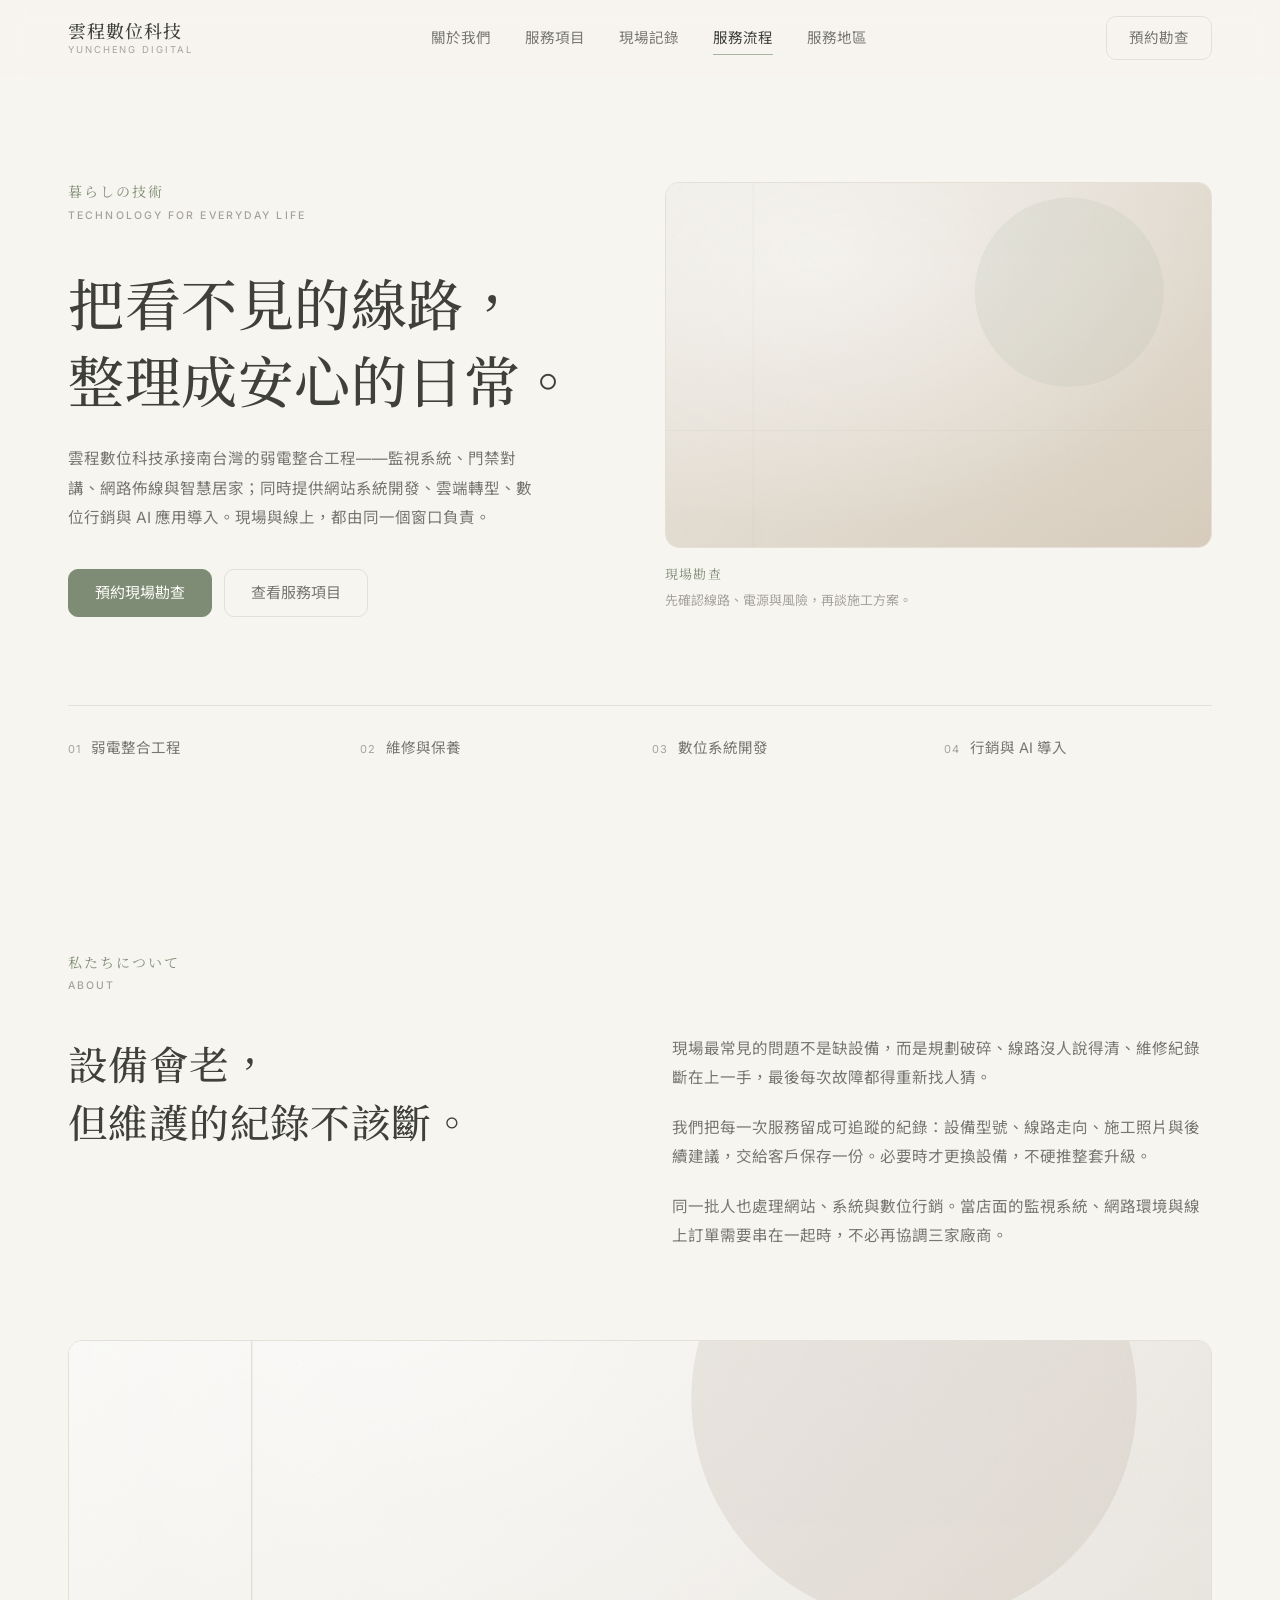
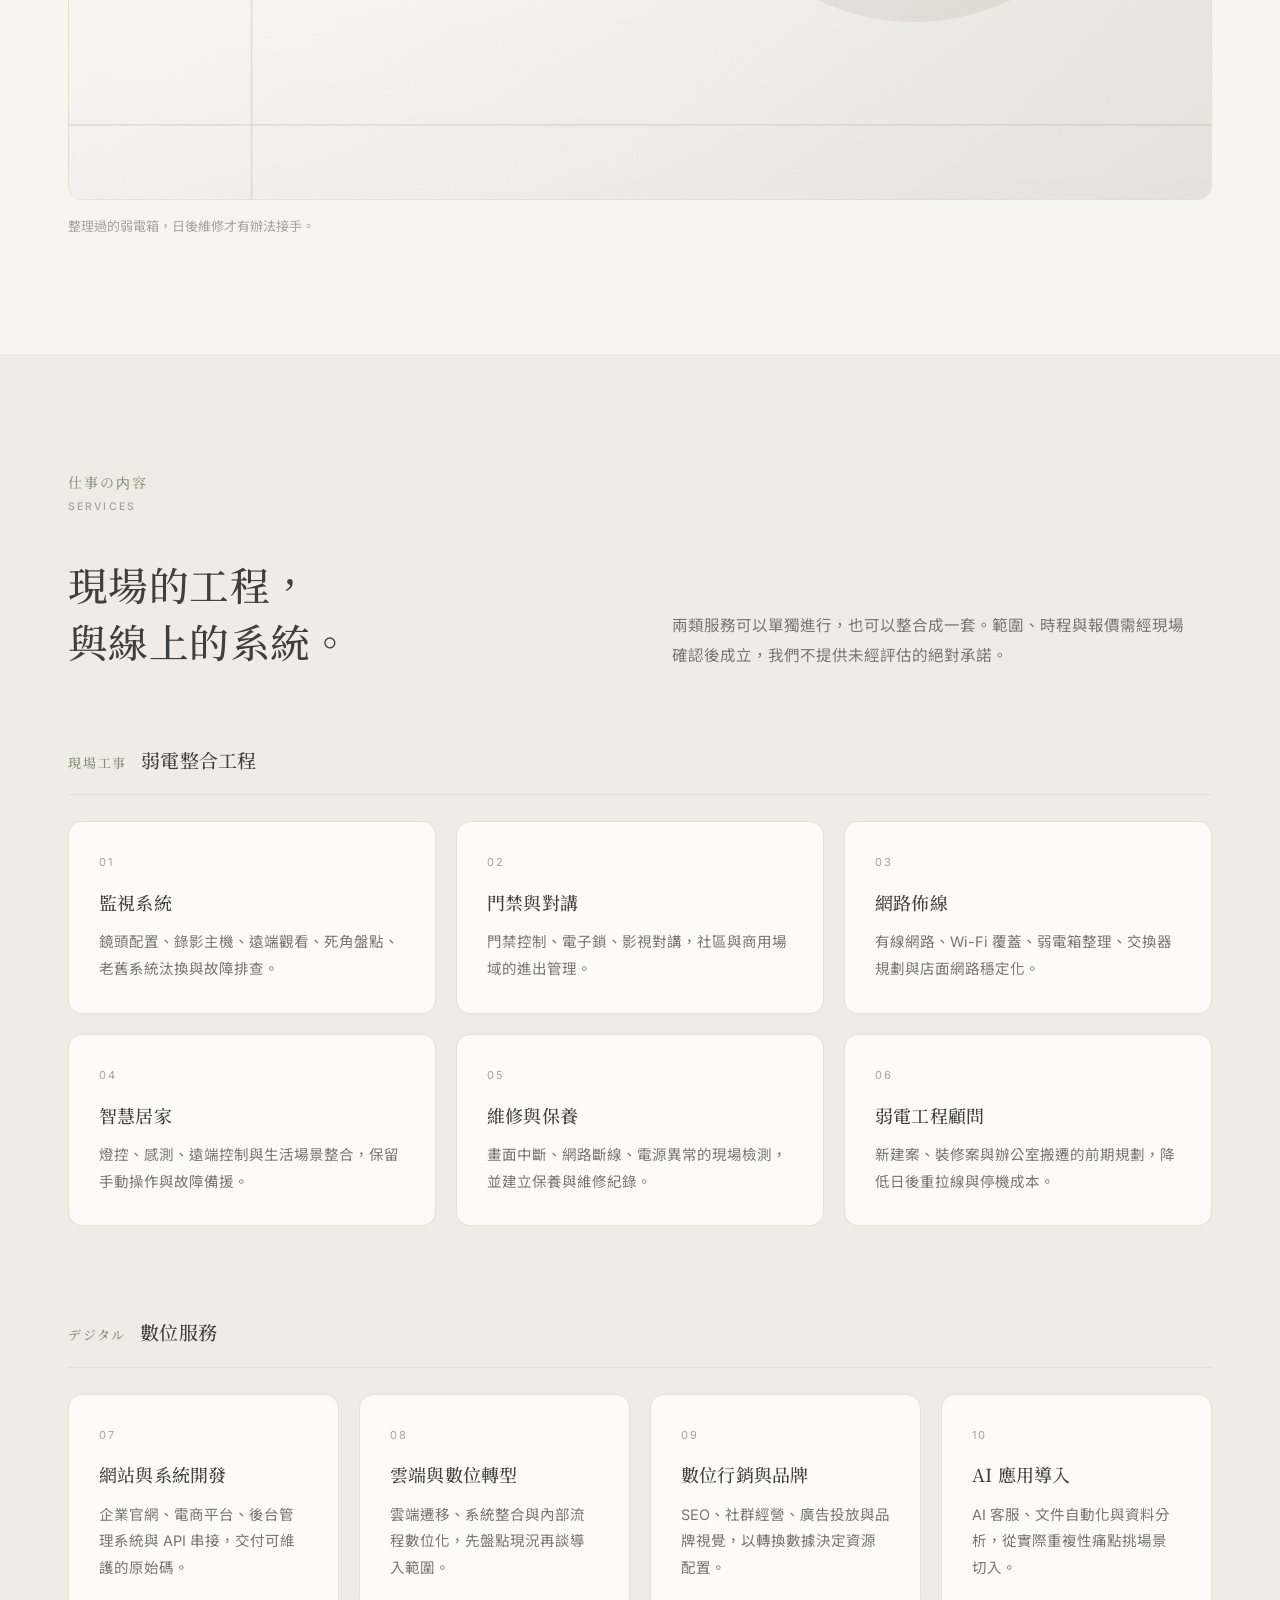
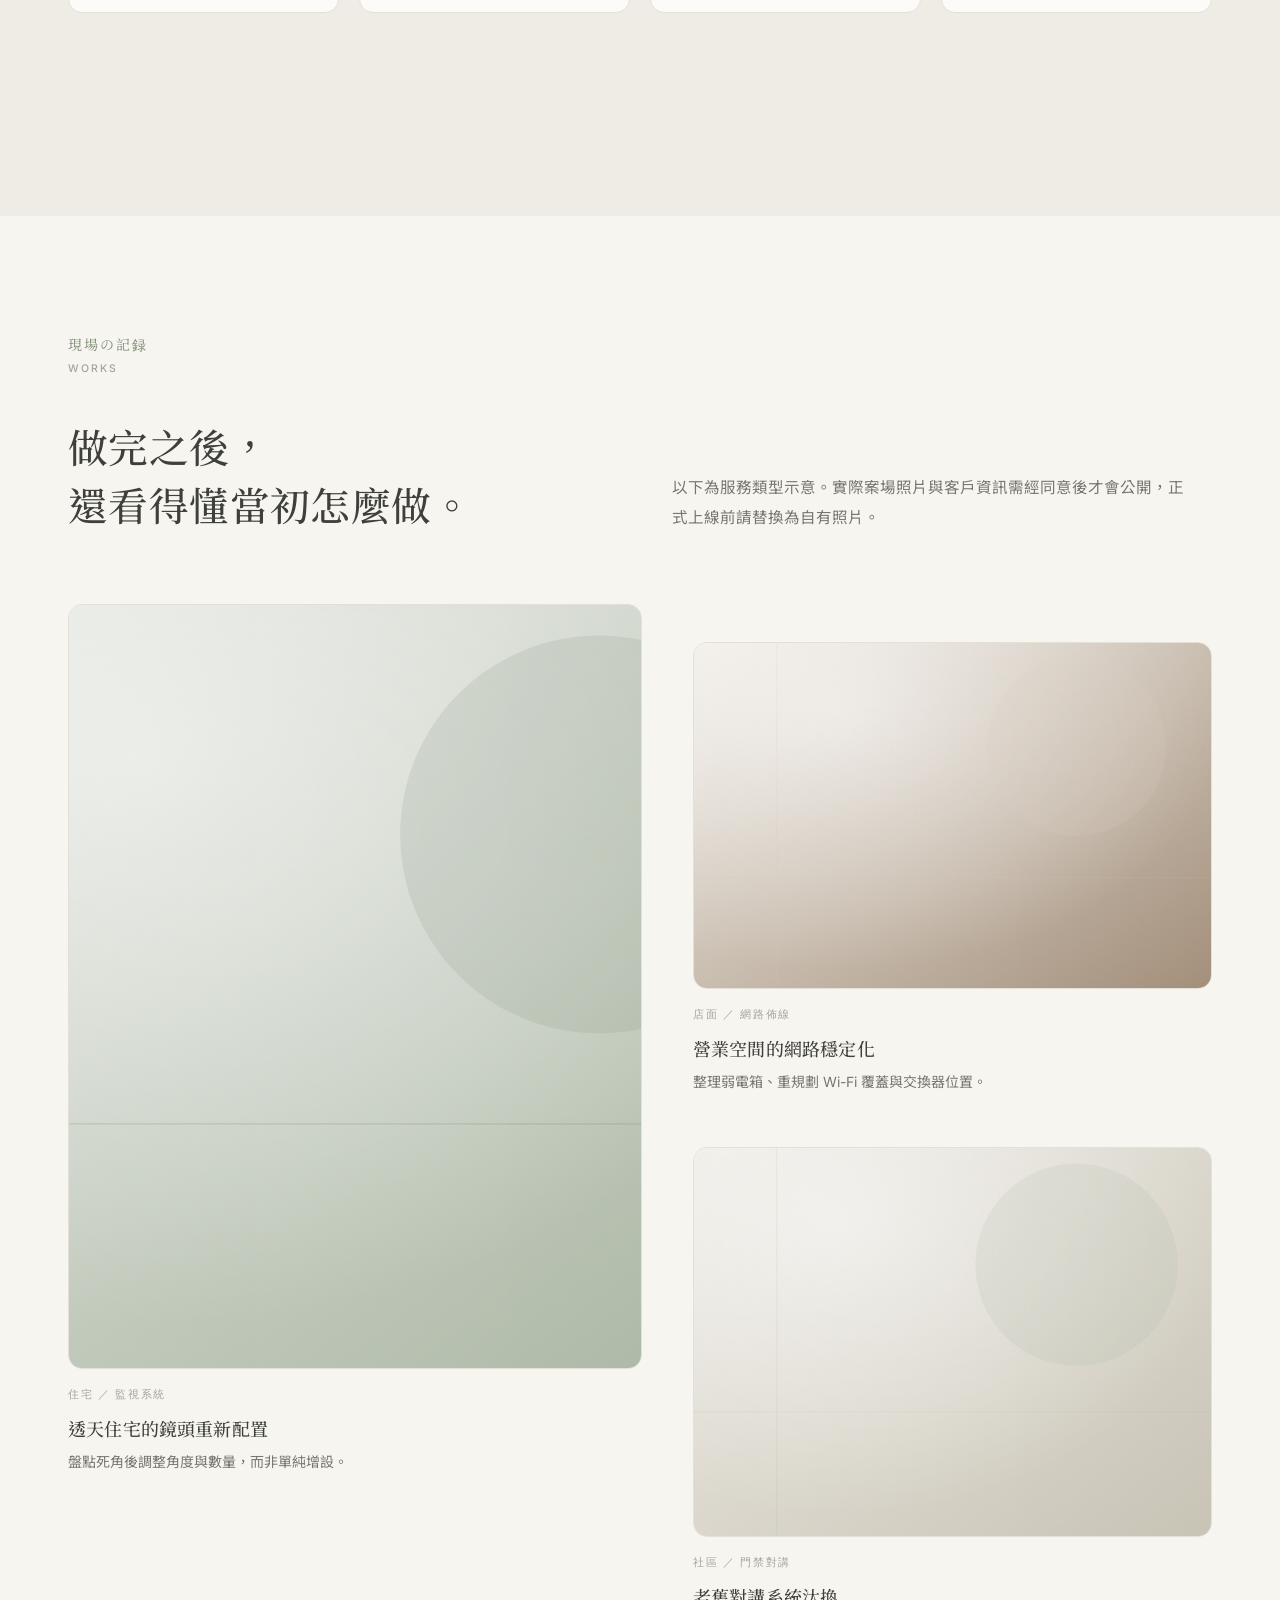
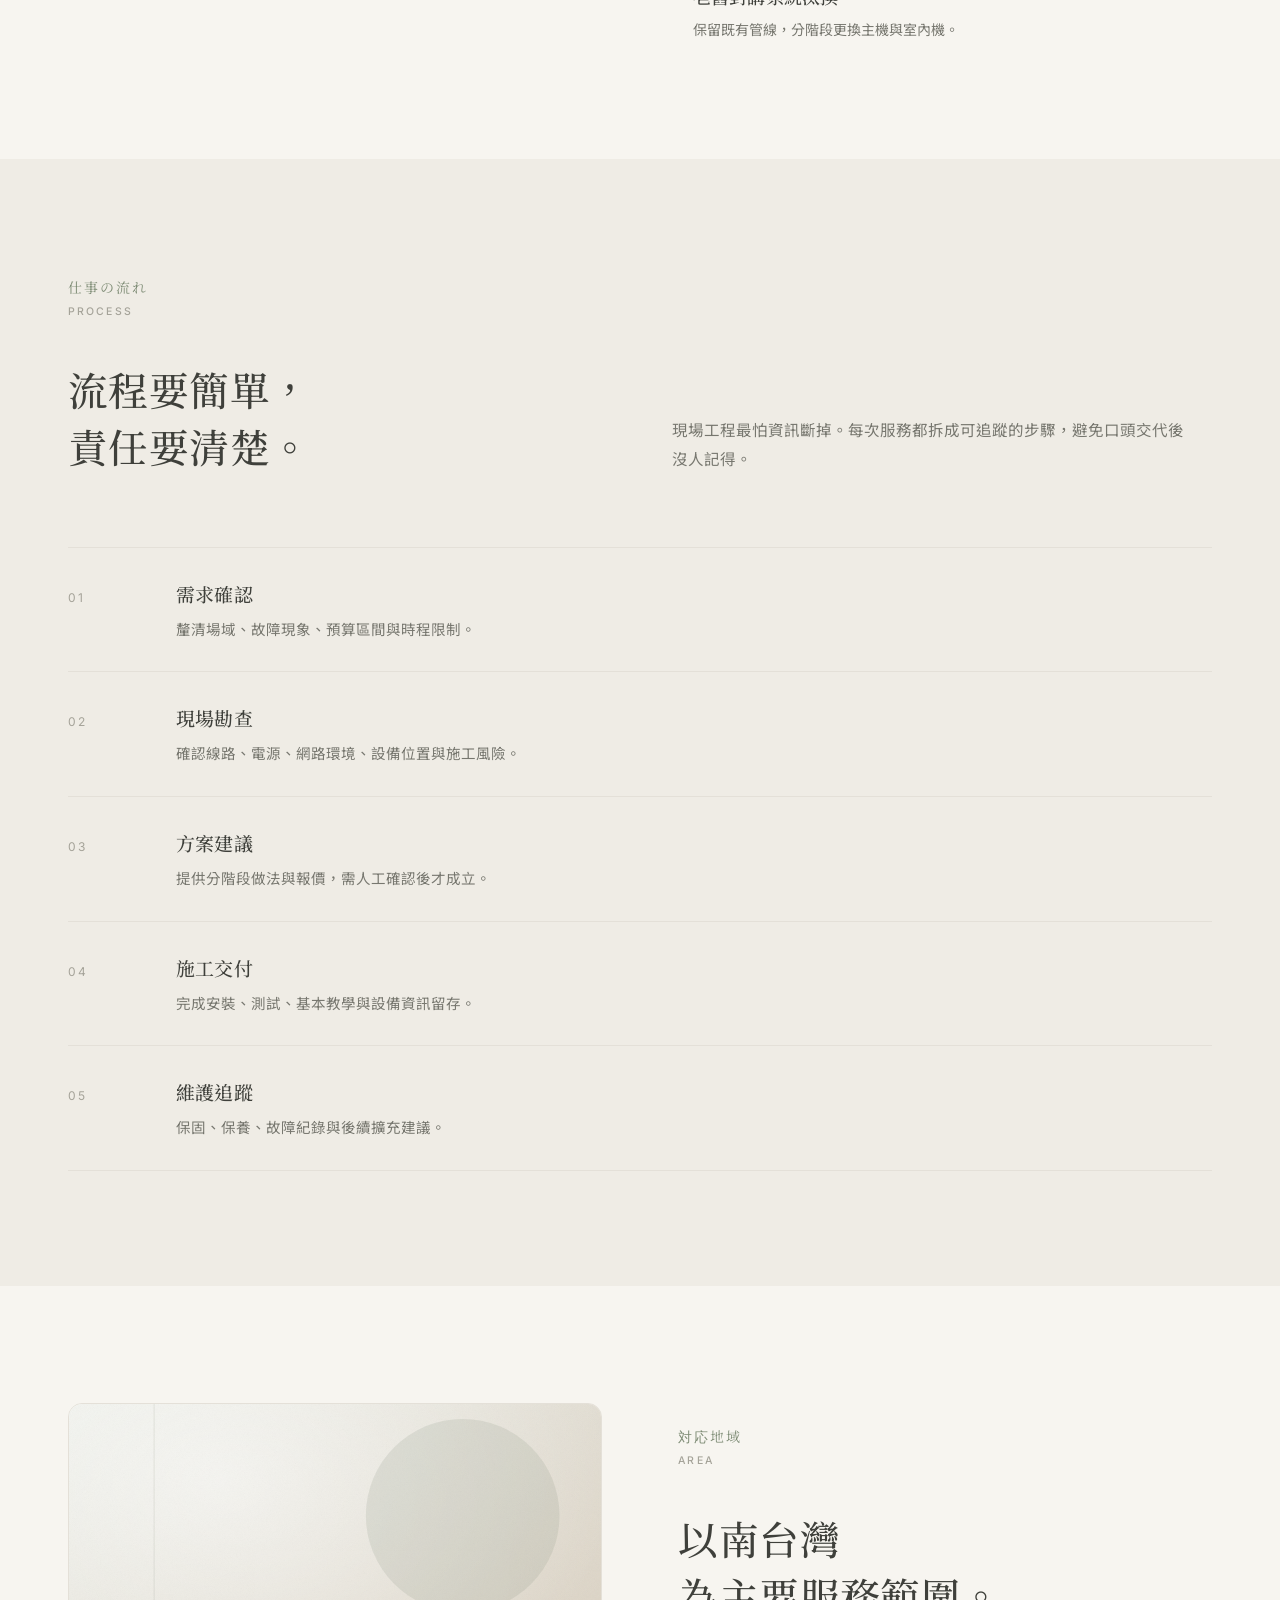
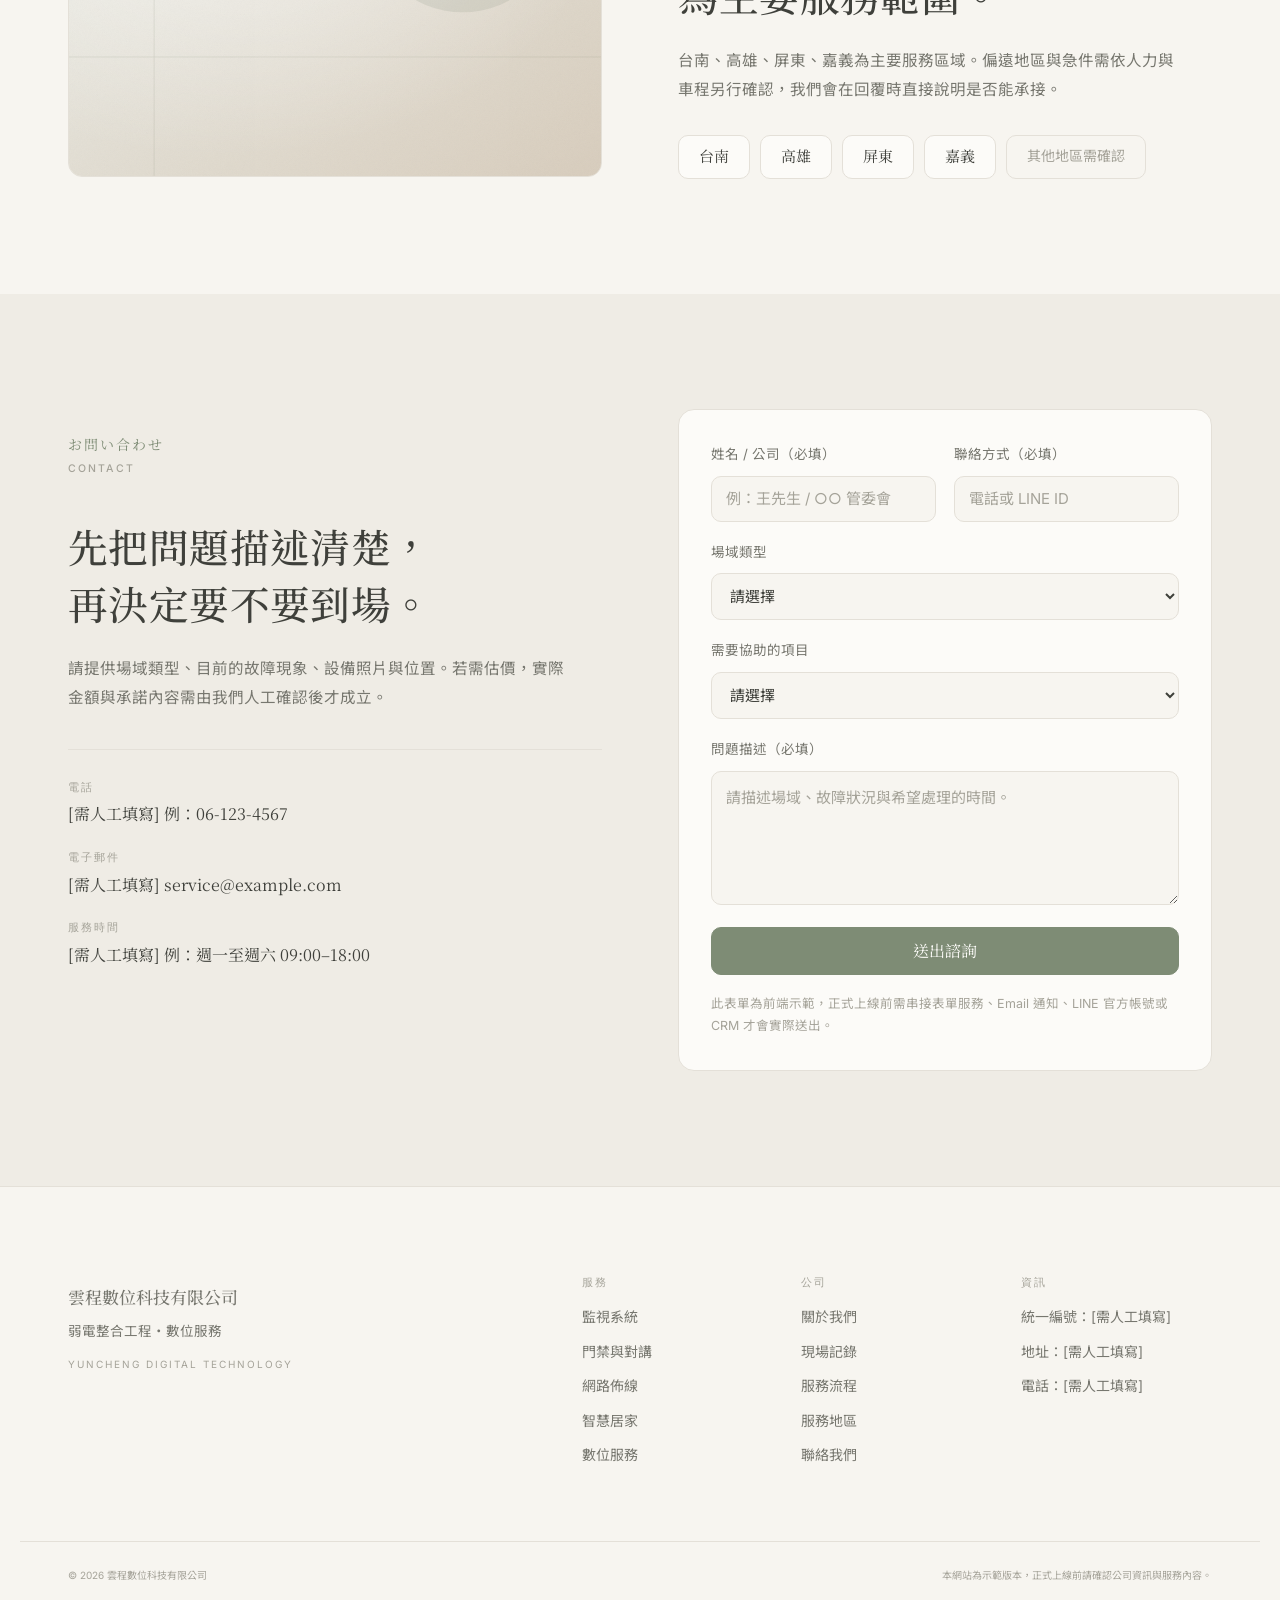
<file: index.html>
<!doctype html>
<html lang="zh-Hant">
  <head>
    <meta charset="utf-8" />
    <!--
      Marks the document as script-enabled BEFORE the stylesheet loads, so the
      .reveal fade-in only hides content when JS is confirmed to be running.
      Without this, a blocked or failed app.js leaves 19 content blocks at
      opacity:0 permanently — including when the page is printed.
    -->
    <script>
      document.documentElement.classList.add("js");
    </script>
    <meta name="viewport" content="width=device-width, initial-scale=1" />
    <title>雲程數位科技有限公司｜南台灣弱電整合・數位服務</title>
    <meta
      name="description"
      content="雲程數位科技有限公司提供南台灣監視系統、門禁對講、網路佈線、智慧居家與維修保養等弱電整合服務，並承接網站系統開發、雲端轉型、數位行銷與 AI 應用導入。"
    />
    <meta name="theme-color" content="#F7F5F0" />

    <!-- REPLACE https://example.com WITH THE PRODUCTION ORIGIN BEFORE GO-LIVE -->
    <link rel="canonical" href="https://example.com/" />

    <link rel="icon" href="./images/favicon.svg" type="image/svg+xml" />
    <link rel="icon" href="./images/favicon-32.png" sizes="32x32" type="image/png" />
    <link rel="apple-touch-icon" href="./images/apple-touch-icon.png" />

    <meta property="og:title" content="雲程數位科技有限公司" />
    <meta
      property="og:description"
      content="弱電整合與數位服務。從現場勘查、施工到後續維護，把看不見的線路整理成安心的日常。"
    />
    <meta property="og:type" content="website" />
    <meta property="og:locale" content="zh_TW" />
    <meta property="og:site_name" content="雲程數位科技有限公司" />
    <meta property="og:url" content="https://example.com/" />
    <!-- PNG, not SVG: Meta and LinkedIn do not render SVG og:image -->
    <meta property="og:image" content="https://example.com/images/og-image.png" />
    <meta property="og:image:type" content="image/png" />
    <meta property="og:image:width" content="1200" />
    <meta property="og:image:height" content="630" />
    <meta property="og:image:alt" content="雲程數位科技有限公司 — 弱電整合工程・數位服務" />

    <meta name="twitter:card" content="summary_large_image" />
    <meta name="twitter:title" content="雲程數位科技有限公司" />
    <meta
      name="twitter:description"
      content="弱電整合與數位服務。從現場勘查、施工到後續維護，把看不見的線路整理成安心的日常。"
    />
    <meta name="twitter:image" content="https://example.com/images/og-image.png" />
    <meta name="twitter:image:alt" content="雲程數位科技有限公司 — 弱電整合工程・數位服務" />

    <link rel="preconnect" href="https://fonts.googleapis.com" />
    <link rel="preconnect" href="https://fonts.gstatic.com" crossorigin />
    <!-- Latin UI face: a few KB, swap costs nothing -->
    <link
      href="https://fonts.googleapis.com/css2?family=Inter:wght@400;500&display=swap"
      rel="stylesheet"
    />
    <!--
      CJK faces are multi-megabyte. display=optional keeps the fallback for the
      whole page view rather than reflowing the document seconds after paint.
      Noto Serif TC 600 is not requested — nothing in styles.css uses weight 600.
    -->
    <link
      href="https://fonts.googleapis.com/css2?family=Noto+Sans+TC:wght@400;500&family=Noto+Serif+TC:wght@400;500&family=Noto+Serif+JP:wght@400;500&display=optional"
      rel="stylesheet"
    />
    <link rel="stylesheet" href="./styles.css" />

    <!--
      Structured data. telephone / email / address / taxID / openingHours are
      deliberately ABSENT rather than carrying [需人工填寫] strings — a literal
      placeholder value is flagged as an error by the Rich Results Test.
      Add those properties once the real values are known.
    -->
    <script type="application/ld+json">
      {
        "@context": "https://schema.org",
        "@type": "LocalBusiness",
        "@id": "https://example.com/#organization",
        "name": "雲程數位科技有限公司",
        "alternateName": "Yuncheng Digital Technology",
        "url": "https://example.com/",
        "logo": "https://example.com/images/favicon.svg",
        "image": "https://example.com/images/og-image.png",
        "description": "雲程數位科技有限公司提供南台灣監視系統、門禁對講、網路佈線、智慧居家與維修保養等弱電整合服務，並承接網站系統開發、雲端轉型、數位行銷與 AI 應用導入。",
        "inLanguage": "zh-Hant",
        "areaServed": [
          { "@type": "Place", "name": "台南" },
          { "@type": "Place", "name": "高雄" },
          { "@type": "Place", "name": "屏東" },
          { "@type": "Place", "name": "嘉義" }
        ],
        "hasOfferCatalog": {
          "@type": "OfferCatalog",
          "name": "服務項目",
          "itemListElement": [
            {
              "@type": "OfferCatalog",
              "name": "弱電整合工程",
              "itemListElement": [
                { "@type": "Offer", "itemOffered": { "@type": "Service", "name": "監視系統" } },
                { "@type": "Offer", "itemOffered": { "@type": "Service", "name": "門禁與對講" } },
                { "@type": "Offer", "itemOffered": { "@type": "Service", "name": "網路佈線" } },
                { "@type": "Offer", "itemOffered": { "@type": "Service", "name": "智慧居家" } },
                { "@type": "Offer", "itemOffered": { "@type": "Service", "name": "維修與保養" } },
                { "@type": "Offer", "itemOffered": { "@type": "Service", "name": "弱電工程顧問" } }
              ]
            },
            {
              "@type": "OfferCatalog",
              "name": "數位服務",
              "itemListElement": [
                { "@type": "Offer", "itemOffered": { "@type": "Service", "name": "網站與系統開發" } },
                { "@type": "Offer", "itemOffered": { "@type": "Service", "name": "雲端與數位轉型" } },
                { "@type": "Offer", "itemOffered": { "@type": "Service", "name": "數位行銷與品牌" } },
                { "@type": "Offer", "itemOffered": { "@type": "Service", "name": "AI 應用導入" } }
              ]
            }
          ]
        }
      }
    </script>
  </head>
  <body>
    <a class="skip-link" href="#main">跳至主要內容</a>

    <header class="site-header" data-header>
      <div class="header-inner">
        <a class="brand" href="#top" aria-label="雲程數位科技 Yuncheng Digital，回到首頁">
          <span class="brand-name">雲程數位科技</span>
          <span class="brand-en">Yuncheng Digital</span>
        </a>

        <nav class="desktop-nav" aria-label="主要導覽" data-nav>
          <a href="#about">關於我們</a>
          <a href="#services">服務項目</a>
          <a href="#works">現場記錄</a>
          <a href="#process">服務流程</a>
          <a href="#area">服務地區</a>
        </nav>

        <div class="header-end">
          <a class="header-cta" href="#contact">預約勘查</a>
          <button
            class="menu-button"
            type="button"
            aria-label="開啟選單"
            aria-expanded="false"
            aria-controls="drawer"
            data-menu-button
          >
            <span></span>
            <span></span>
            <span></span>
          </button>
        </div>
      </div>
    </header>

    <div class="drawer" id="drawer" data-drawer>
      <nav aria-label="行動裝置導覽">
        <a href="#about"><span>關於我們</span><span class="nav-en">About</span></a>
        <a href="#services"><span>服務項目</span><span class="nav-en">Services</span></a>
        <a href="#works"><span>現場記錄</span><span class="nav-en">Works</span></a>
        <a href="#process"><span>服務流程</span><span class="nav-en">Process</span></a>
        <a href="#area"><span>服務地區</span><span class="nav-en">Area</span></a>
        <a class="drawer-cta" href="#contact">預約現場勘查</a>
      </nav>
    </div>

    <main id="main" tabindex="-1">
      <!-- ── hero ───────────────────────────────────────── -->
      <section class="hero" id="top" aria-labelledby="hero-title">
        <div class="wrap hero-inner">
          <div class="hero-copy">
            <p class="label">
              <span class="label-ja" lang="ja">暮らしの技術</span>
              <span class="label-en">Technology for everyday life</span>
            </p>
            <h1 id="hero-title">把看不見的線路，<br />整理成安心的日常。</h1>
            <p class="lede">
              雲程數位科技承接南台灣的弱電整合工程——監視系統、門禁對講、網路佈線與智慧居家；同時提供網站系統開發、雲端轉型、數位行銷與
              AI 應用導入。現場與線上，都由同一個窗口負責。
            </p>
            <div class="actions">
              <a class="btn btn-primary" href="#contact">預約現場勘查</a>
              <a class="btn btn-ghost" href="#services">查看服務項目</a>
            </div>
          </div>

          <figure class="hero-figure">
            <img
              src="./images/hero.svg"
              alt=""
              width="1200"
              height="800"
              fetchpriority="high"
              decoding="async"
            />
            <figcaption>
              <span>現場勘查</span>
              先確認線路、電源與風險，再談施工方案。
            </figcaption>
          </figure>
        </div>

        <div class="wrap hero-foot">
          <ul role="list">
            <li><span>01</span>弱電整合工程</li>
            <li><span>02</span>維修與保養</li>
            <li><span>03</span>數位系統開發</li>
            <li><span>04</span>行銷與 AI 導入</li>
          </ul>
        </div>
      </section>

      <!-- ── about ──────────────────────────────────────── -->
      <section class="section" id="about" aria-labelledby="about-title">
        <div class="wrap">
          <p class="label">
            <span class="label-ja" lang="ja">私たちについて</span>
            <span class="label-en">About</span>
          </p>

          <div class="about-grid">
            <div class="about-lead">
              <h2 id="about-title">設備會老，<br />但維護的紀錄不該斷。</h2>
            </div>
            <div class="about-body">
              <p>
                現場最常見的問題不是缺設備，而是規劃破碎、線路沒人說得清、維修紀錄斷在上一手，最後每次故障都得重新找人猜。
              </p>
              <p>
                我們把每一次服務留成可追蹤的紀錄：設備型號、線路走向、施工照片與後續建議，交給客戶保存一份。必要時才更換設備，不硬推整套升級。
              </p>
              <p>
                同一批人也處理網站、系統與數位行銷。當店面的監視系統、網路環境與線上訂單需要串在一起時，不必再協調三家廠商。
              </p>
            </div>
          </div>

          <figure class="about-figure">
            <img
              src="./images/about.svg"
              alt=""
              width="1000"
              height="750"
              loading="lazy"
              decoding="async"
            />
            <figcaption>整理過的弱電箱，日後維修才有辦法接手。</figcaption>
          </figure>
        </div>
      </section>

      <!-- ── services ───────────────────────────────────── -->
      <section class="section section-alt" id="services" aria-labelledby="services-title">
        <div class="wrap">
          <p class="label">
            <span class="label-ja" lang="ja">仕事の内容</span>
            <span class="label-en">Services</span>
          </p>

          <div class="section-head">
            <h2 id="services-title">現場的工程，<br />與線上的系統。</h2>
            <p>
              兩類服務可以單獨進行，也可以整合成一套。範圍、時程與報價需經現場確認後成立，我們不提供未經評估的絕對承諾。
            </p>
          </div>

          <h3 class="group-title">
            <span class="group-ja" lang="ja">現場工事</span>
            弱電整合工程
          </h3>
          <div class="card-grid">
            <article class="card reveal">
              <span class="card-no">01</span>
              <h4>監視系統</h4>
              <p>鏡頭配置、錄影主機、遠端觀看、死角盤點、老舊系統汰換與故障排查。</p>
            </article>
            <article class="card reveal">
              <span class="card-no">02</span>
              <h4>門禁與對講</h4>
              <p>門禁控制、電子鎖、影視對講，社區與商用場域的進出管理。</p>
            </article>
            <article class="card reveal">
              <span class="card-no">03</span>
              <h4>網路佈線</h4>
              <p>有線網路、Wi-Fi 覆蓋、弱電箱整理、交換器規劃與店面網路穩定化。</p>
            </article>
            <article class="card reveal">
              <span class="card-no">04</span>
              <h4>智慧居家</h4>
              <p>燈控、感測、遠端控制與生活場景整合，保留手動操作與故障備援。</p>
            </article>
            <article class="card reveal">
              <span class="card-no">05</span>
              <h4>維修與保養</h4>
              <p>畫面中斷、網路斷線、電源異常的現場檢測，並建立保養與維修紀錄。</p>
            </article>
            <article class="card reveal">
              <span class="card-no">06</span>
              <h4>弱電工程顧問</h4>
              <p>新建案、裝修案與辦公室搬遷的前期規劃，降低日後重拉線與停機成本。</p>
            </article>
          </div>

          <h3 class="group-title">
            <span class="group-ja" lang="ja">デジタル</span>
            數位服務
          </h3>
          <div class="card-grid card-grid-4">
            <article class="card reveal">
              <span class="card-no">07</span>
              <h4>網站與系統開發</h4>
              <p>企業官網、電商平台、後台管理系統與 API 串接，交付可維護的原始碼。</p>
            </article>
            <article class="card reveal">
              <span class="card-no">08</span>
              <h4>雲端與數位轉型</h4>
              <p>雲端遷移、系統整合與內部流程數位化，先盤點現況再談導入範圍。</p>
            </article>
            <article class="card reveal">
              <span class="card-no">09</span>
              <h4>數位行銷與品牌</h4>
              <p>SEO、社群經營、廣告投放與品牌視覺，以轉換數據決定資源配置。</p>
            </article>
            <article class="card reveal">
              <span class="card-no">10</span>
              <h4>AI 應用導入</h4>
              <p>AI 客服、文件自動化與資料分析，從實際重複性痛點挑場景切入。</p>
            </article>
          </div>
        </div>
      </section>

      <!-- ── works ──────────────────────────────────────── -->
      <section class="section" id="works" aria-labelledby="works-title">
        <div class="wrap">
          <p class="label">
            <span class="label-ja" lang="ja">現場の記録</span>
            <span class="label-en">Works</span>
          </p>

          <div class="section-head">
            <h2 id="works-title">做完之後，<br />還看得懂當初怎麼做。</h2>
            <p>以下為服務類型示意。實際案場照片與客戶資訊需經同意後才會公開，正式上線前請替換為自有照片。</p>
          </div>

          <div class="works-grid">
            <figure class="work work-tall reveal">
              <img
                src="./images/work-01.svg"
                alt=""
                width="900"
                height="675"
                loading="lazy"
                decoding="async"
              />
              <figcaption>
                <span class="work-meta">住宅 ／ 監視系統</span>
                <h3 class="work-title">透天住宅的鏡頭重新配置</h3>
                <span class="work-note">盤點死角後調整角度與數量，而非單純增設。</span>
              </figcaption>
            </figure>

            <figure class="work reveal">
              <img
                src="./images/work-02.svg"
                alt=""
                width="900"
                height="600"
                loading="lazy"
                decoding="async"
              />
              <figcaption>
                <span class="work-meta">店面 ／ 網路佈線</span>
                <h3 class="work-title">營業空間的網路穩定化</h3>
                <span class="work-note">整理弱電箱、重規劃 Wi-Fi 覆蓋與交換器位置。</span>
              </figcaption>
            </figure>

            <figure class="work reveal">
              <img
                src="./images/work-03.svg"
                alt=""
                width="900"
                height="675"
                loading="lazy"
                decoding="async"
              />
              <figcaption>
                <span class="work-meta">社區 ／ 門禁對講</span>
                <h3 class="work-title">老舊對講系統汰換</h3>
                <span class="work-note">保留既有管線，分階段更換主機與室內機。</span>
              </figcaption>
            </figure>
          </div>
        </div>
      </section>

      <!-- ── process ────────────────────────────────────── -->
      <section class="section section-alt" id="process" aria-labelledby="process-title">
        <div class="wrap">
          <p class="label">
            <span class="label-ja" lang="ja">仕事の流れ</span>
            <span class="label-en">Process</span>
          </p>

          <div class="section-head">
            <h2 id="process-title">流程要簡單，<br />責任要清楚。</h2>
            <p>現場工程最怕資訊斷掉。每次服務都拆成可追蹤的步驟，避免口頭交代後沒人記得。</p>
          </div>

          <ol class="steps" role="list">
            <li class="reveal">
              <span class="step-no">01</span>
              <div>
                <h3>需求確認</h3>
                <p>釐清場域、故障現象、預算區間與時程限制。</p>
              </div>
            </li>
            <li class="reveal">
              <span class="step-no">02</span>
              <div>
                <h3>現場勘查</h3>
                <p>確認線路、電源、網路環境、設備位置與施工風險。</p>
              </div>
            </li>
            <li class="reveal">
              <span class="step-no">03</span>
              <div>
                <h3>方案建議</h3>
                <p>提供分階段做法與報價，需人工確認後才成立。</p>
              </div>
            </li>
            <li class="reveal">
              <span class="step-no">04</span>
              <div>
                <h3>施工交付</h3>
                <p>完成安裝、測試、基本教學與設備資訊留存。</p>
              </div>
            </li>
            <li class="reveal">
              <span class="step-no">05</span>
              <div>
                <h3>維護追蹤</h3>
                <p>保固、保養、故障紀錄與後續擴充建議。</p>
              </div>
            </li>
          </ol>
        </div>
      </section>

      <!-- ── area ───────────────────────────────────────── -->
      <section class="section" id="area" aria-labelledby="area-title">
        <div class="wrap area-grid">
          <div class="area-figure reveal">
            <img
              src="./images/area.svg"
              alt=""
              width="1000"
              height="700"
              loading="lazy"
              decoding="async"
            />
          </div>

          <div class="area-copy">
            <p class="label">
              <span class="label-ja" lang="ja">対応地域</span>
              <span class="label-en">Area</span>
            </p>
            <h2 id="area-title">以南台灣<br />為主要服務範圍。</h2>
            <p>
              台南、高雄、屏東、嘉義為主要服務區域。偏遠地區與急件需依人力與車程另行確認，我們會在回覆時直接說明是否能承接。
            </p>
            <ul class="area-list" role="list">
              <li>台南</li>
              <li>高雄</li>
              <li>屏東</li>
              <li>嘉義</li>
              <li class="is-muted">其他地區需確認</li>
            </ul>
          </div>
        </div>
      </section>

      <!-- ── contact ────────────────────────────────────── -->
      <section class="section section-alt" id="contact" aria-labelledby="contact-title">
        <div class="wrap contact-grid">
          <div class="contact-copy">
            <p class="label">
              <span class="label-ja" lang="ja">お問い合わせ</span>
              <span class="label-en">Contact</span>
            </p>
            <h2 id="contact-title">先把問題描述清楚，<br />再決定要不要到場。</h2>
            <p>
              請提供場域類型、目前的故障現象、設備照片與位置。若需估價，實際金額與承諾內容需由我們人工確認後才成立。
            </p>

            <dl class="contact-meta">
              <div>
                <dt>電話</dt>
                <dd>[需人工填寫] 例：06-123-4567</dd>
              </div>
              <div>
                <dt>電子郵件</dt>
                <dd>[需人工填寫] service@example.com</dd>
              </div>
              <div>
                <dt>服務時間</dt>
                <dd>[需人工填寫] 例：週一至週六 09:00–18:00</dd>
              </div>
            </dl>
          </div>

          <form class="contact-form" aria-label="諮詢表單">
            <div class="field-row">
              <label>
                姓名 / 公司（必填）
                <input
                  type="text"
                  name="name"
                  autocomplete="name"
                  required
                  placeholder="例：王先生 / ○○ 管委會"
                />
              </label>
              <label>
                聯絡方式（必填）
                <input type="text" name="contact" required placeholder="電話或 LINE ID" />
              </label>
            </div>

            <label>
              場域類型
              <select name="place">
                <option value="">請選擇</option>
                <option>住宅</option>
                <option>店面 / 辦公室</option>
                <option>社區 / 大樓</option>
                <option>廠房 / 倉庫</option>
                <option>其他</option>
              </select>
            </label>

            <label>
              需要協助的項目
              <select name="service">
                <option value="">請選擇</option>
                <option>監視系統</option>
                <option>門禁 / 對講 / 電子鎖</option>
                <option>網路佈線 / Wi-Fi</option>
                <option>智慧居家</option>
                <option>維修與保養</option>
                <option>網站 / 系統 / 數位服務</option>
                <option>其他，想先討論</option>
              </select>
            </label>

            <label>
              問題描述（必填）
              <textarea
                name="message"
                rows="4"
                required
                placeholder="請描述場域、故障狀況與希望處理的時間。"
              ></textarea>
            </label>

            <button type="submit">送出諮詢</button>
            <p class="form-status" role="status" aria-live="polite" data-form-status></p>
            <p class="form-note">
              此表單為前端示範，正式上線前需串接表單服務、Email 通知、LINE 官方帳號或 CRM 才會實際送出。
            </p>
          </form>
        </div>
      </section>
    </main>

    <footer class="site-footer">
      <div class="wrap footer-inner">
        <div class="footer-brand">
          <span class="footer-name">雲程數位科技有限公司</span>
          <span>弱電整合工程・數位服務</span>
          <span class="footer-en">Yuncheng Digital Technology</span>
        </div>

        <div class="footer-cols">
          <nav aria-labelledby="footer-services">
            <h2 class="footer-col-title" id="footer-services">服務</h2>
            <ul role="list">
              <li><a href="#services">監視系統</a></li>
              <li><a href="#services">門禁與對講</a></li>
              <li><a href="#services">網路佈線</a></li>
              <li><a href="#services">智慧居家</a></li>
              <li><a href="#services">數位服務</a></li>
            </ul>
          </nav>

          <nav aria-labelledby="footer-company">
            <h2 class="footer-col-title" id="footer-company">公司</h2>
            <ul role="list">
              <li><a href="#about">關於我們</a></li>
              <li><a href="#works">現場記錄</a></li>
              <li><a href="#process">服務流程</a></li>
              <li><a href="#area">服務地區</a></li>
              <li><a href="#contact">聯絡我們</a></li>
            </ul>
          </nav>

          <div>
            <h2 class="footer-col-title">資訊</h2>
            <span class="footer-note">統一編號：[需人工填寫]</span>
            <span class="footer-note">地址：[需人工填寫]</span>
            <span class="footer-note">電話：[需人工填寫]</span>
          </div>
        </div>
      </div>

      <div class="wrap footer-bottom">
        <small>© <span data-year>2026</span> 雲程數位科技有限公司</small>
        <small>本網站為示範版本，正式上線前請確認公司資訊與服務內容。</small>
      </div>
    </footer>

    <script src="./app.js"></script>
  </body>
</html>
</file>
<file: styles.css>
/* ==========================================================================
   雲程數位科技 — 日系文青／淺色極簡
   留白 > Typography > Grid > Photography > Color > Decoration
   ========================================================================== */

:root {
  /* background */
  --bg: #f7f5f0;
  --bg-2: #efece5;
  --card: #fcfbf8;

  /* text */
  --text: #3f403b;
  --text-2: #77776f;
  --muted: #a5a399;

  /* accent */
  --sage: #a8b5a2;
  --olive: #7e8c75;
  --beige: #d8cdbd;
  --brown: #a38f7a;

  --border: #e4e0d8;

  --serif: "Noto Serif TC", "Noto Serif CJK TC", "Source Han Serif TC", "Songti TC", "PMingLiU", serif;
  --sans: "Inter", "Noto Sans TC", "Noto Sans CJK TC", "PingFang TC", "Microsoft JhengHei", system-ui,
    sans-serif;

  --wrap: 1240px;
  --header-height: 76px;
  --ease: cubic-bezier(0.4, 0, 0.2, 1);
}

* {
  box-sizing: border-box;
}

html {
  scroll-behavior: smooth;
  scroll-padding-top: calc(var(--header-height) + 24px);
}

body {
  margin: 0;
  background: var(--bg);
  color: var(--text);
  font-family: var(--sans);
  font-size: 16px;
  font-weight: 400;
  line-height: 1.9;
  -webkit-font-smoothing: antialiased;
  overflow-x: hidden;
}

img {
  display: block;
  max-width: 100%;
  height: auto;
}

a {
  color: inherit;
  text-decoration: none;
}

/* The Japanese caption fragments sit inside a zh-Hant document, so without
   this they render with Traditional-Chinese glyph variants (対/応 etc.) —
   visible to a Japanese reader even though the kana never turn to tofu. */
:lang(ja) {
  font-family: "Noto Serif JP", "Noto Serif CJK JP", "Hiragino Mincho ProN", "Yu Mincho", serif;
}

/* Focus ring for everything that can take focus. outline-offset places it on
   the surrounding surface, which keeps it legible over the olive button fill. */
:where(a, button, input, select, textarea, summary, [tabindex]):focus-visible {
  outline: 3px solid var(--text);
  outline-offset: 2px;
  border-radius: 4px;
}

/* Programmatic target of the skip link — must not show a ring of its own. */
#main:focus {
  outline: none;
}

h1,
h2,
h3,
h4,
h5,
p,
figure,
dl,
dd {
  margin: 0;
}

h1,
h2,
h3,
h4 {
  font-family: var(--serif);
  font-weight: 500;
  letter-spacing: 0.01em;
}

h1 {
  font-size: clamp(30px, 4.4vw, 56px);
  line-height: 1.38;
}

h2 {
  font-size: clamp(24px, 3.1vw, 40px);
  line-height: 1.45;
}

/* .wrap is the ONLY source of horizontal gutter on the page. If either the
   logical property or the clamp() were not understood the whole declaration
   would be dropped and text would run to the glass edge, so both carry a
   physical fallback first. */
.wrap {
  width: 100%;
  max-width: var(--wrap);
  margin: 0 auto;
  margin-inline: auto;
  padding: 0 20px;
  padding-inline: clamp(20px, 5vw, 48px);
}

.skip-link {
  position: absolute;
  left: -9999px;
  top: 0;
  z-index: 100;
  padding: 12px 18px;
  background: var(--olive);
  color: #fff;
}

.skip-link:focus {
  left: 16px;
  top: 16px;
}

/* --- small bilingual section label ------------------------------------- */

.label {
  display: flex;
  flex-direction: column;
  gap: 1px;
  margin-bottom: clamp(24px, 3vw, 38px);
}

.label-ja {
  font-family: var(--serif);
  font-size: 14px;
  color: var(--olive);
  letter-spacing: 0.14em;
}

.label-en {
  font-family: "Inter", sans-serif;
  font-size: 10.5px;
  font-weight: 500;
  color: var(--muted);
  letter-spacing: 0.2em;
  text-transform: uppercase;
}

/* --- header ------------------------------------------------------------ */

.site-header {
  position: fixed;
  inset: 0 0 auto 0;
  z-index: 30;
  height: var(--header-height);
  background: rgba(247, 245, 240, 0.82);
  border-bottom: 1px solid transparent;
  /* unprefixed backdrop-filter only shipped in Safari 18; the prefix covers
     Safari 9-17.x, which is a large share of corporate Macs and iPads */
  -webkit-backdrop-filter: blur(12px);
  backdrop-filter: blur(12px);
  transition: border-color 300ms var(--ease), background 300ms var(--ease);
}

.site-header.is-scrolled,
.site-header.is-open {
  background: rgba(247, 245, 240, 0.95);
  border-bottom-color: var(--border);
}

.header-inner {
  width: 100%;
  max-width: var(--wrap);
  height: 100%;
  margin: 0 auto;
  margin-inline: auto;
  padding: 0 20px;
  padding-inline: clamp(20px, 5vw, 48px);
  display: grid;
  /* three real columns: a fourth trailing `auto` used to collapse to 0px but
     still charge its 40px gap, insetting the CTA from the content edge */
  grid-template-columns: auto 1fr auto;
  align-items: center;
  gap: 40px;
}

.header-end {
  display: flex;
  align-items: center;
  justify-content: flex-end;
}

.brand {
  display: flex;
  flex-direction: column;
  gap: 0;
  min-width: max-content;
}

.brand-name {
  font-family: var(--serif);
  font-size: 18px;
  font-weight: 500;
  letter-spacing: 0.06em;
  line-height: 1.4;
}

.brand-en {
  font-family: "Inter", sans-serif;
  font-size: 9.5px;
  color: var(--muted);
  letter-spacing: 0.2em;
  text-transform: uppercase;
  line-height: 1.4;
}

.desktop-nav {
  justify-self: center;
  display: flex;
  align-items: center;
  gap: 34px;
  font-size: 14.5px;
}

.desktop-nav a {
  position: relative;
  color: var(--text-2);
  padding: 4px 0;
  transition: color 260ms var(--ease);
}

.desktop-nav a::after {
  content: "";
  position: absolute;
  left: 0;
  bottom: 0;
  width: 100%;
  height: 1px;
  background: var(--sage);
  transform: scaleX(0);
  transform-origin: 0 50%;
  transition: transform 300ms var(--ease);
}

.desktop-nav a:hover,
.desktop-nav a.is-active {
  color: var(--text);
}

.desktop-nav a.is-active::after {
  transform: scaleX(1);
}

.header-cta {
  min-height: 44px;
  display: inline-flex;
  align-items: center;
  padding: 0 22px;
  border: 1px solid var(--border);
  border-radius: 10px;
  color: var(--text-2);
  font-size: 14.5px;
  transition: border-color 300ms var(--ease), color 300ms var(--ease), background 300ms var(--ease);
}

.header-cta:hover {
  border-color: var(--sage);
  background: var(--card);
  color: var(--text);
}

.menu-button {
  display: none;
  width: 46px;
  height: 46px;
  border: 1px solid var(--border);
  border-radius: 10px;
  background: transparent;
  cursor: pointer;
}

.menu-button span {
  display: block;
  width: 17px;
  height: 1px;
  margin: 4px auto;
  background: var(--text);
  transition: transform 300ms var(--ease), opacity 200ms var(--ease);
}

.site-header.is-open .menu-button span:first-child {
  transform: translateY(5px) rotate(45deg);
}

.site-header.is-open .menu-button span:nth-child(2) {
  opacity: 0;
}

.site-header.is-open .menu-button span:last-child {
  transform: translateY(-5px) rotate(-45deg);
}

/* --- mobile drawer ----------------------------------------------------- */

.drawer {
  position: fixed;
  inset: var(--header-height) 0 auto 0;
  z-index: 29;
  display: none;
  padding: 8px clamp(20px, 5vw, 48px) 32px;
  background: var(--bg);
  border-bottom: 1px solid var(--border);
}

.drawer.is-open {
  display: block;
}

.drawer a {
  display: flex;
  align-items: baseline;
  gap: 12px;
  min-height: 44px;
  padding: 14px 0;
  border-bottom: 1px solid var(--border);
}

.drawer a span {
  font-family: var(--serif);
  font-size: 17px;
}

.drawer a .nav-en {
  font-family: "Inter", sans-serif;
  font-size: 10px;
  color: var(--muted);
  letter-spacing: 0.16em;
  text-transform: uppercase;
}

.drawer .drawer-cta {
  justify-content: center;
  margin-top: 22px;
  border: 0;
  border-radius: 10px;
  background: var(--olive);
  color: #fdfcf9;
  font-family: var(--serif);
  font-size: 16px;
}

/* --- buttons ----------------------------------------------------------- */

.btn {
  min-height: 48px;
  display: inline-flex;
  align-items: center;
  justify-content: center;
  padding: 0 26px;
  border-radius: 10px;
  font-size: 15px;
  transition: background 300ms var(--ease), border-color 300ms var(--ease), color 300ms var(--ease),
    transform 300ms var(--ease);
}

.btn-primary {
  background: var(--olive);
  color: #fdfcf9;
  border: 1px solid var(--olive);
}

.btn-primary:hover {
  background: #6f7c67;
  border-color: #6f7c67;
  transform: translateY(-1px);
}

.btn-ghost {
  border: 1px solid var(--border);
  color: var(--text-2);
}

.btn-ghost:hover {
  border-color: var(--sage);
  color: var(--text);
  transform: translateY(-1px);
}

/* --- hero -------------------------------------------------------------- */

.hero {
  padding-top: calc(var(--header-height) + clamp(48px, 8vw, 104px));
  padding-bottom: clamp(40px, 6vw, 72px);
}

.hero-inner {
  display: grid;
  grid-template-columns: minmax(0, 0.95fr) minmax(0, 1fr);
  gap: clamp(40px, 6vw, 88px);
  align-items: center;
}

.hero-copy .lede {
  max-width: 30em;
  margin-top: 26px;
  color: var(--text-2);
  font-size: 15.5px;
}

.actions {
  display: flex;
  flex-wrap: wrap;
  gap: 12px;
  margin-top: 36px;
}

.hero-figure {
  position: relative;
}

.hero-figure img {
  width: 100%;
  border-radius: 14px;
  border: 1px solid var(--border);
}

.hero-figure figcaption,
.about-figure figcaption {
  margin-top: 14px;
  color: var(--muted);
  font-size: 13px;
}

.hero-figure figcaption span {
  display: block;
  margin-bottom: 2px;
  color: var(--olive);
  font-family: var(--serif);
  letter-spacing: 0.1em;
}

.hero-foot {
  margin-top: clamp(48px, 7vw, 88px);
}

.hero-foot ul {
  display: grid;
  grid-template-columns: repeat(4, minmax(0, 1fr));
  gap: 24px;
  margin: 0;
  padding: 28px 0 0;
  border-top: 1px solid var(--border);
  list-style: none;
}

.hero-foot li {
  display: flex;
  align-items: baseline;
  gap: 10px;
  color: var(--text-2);
  font-size: 14.5px;
}

.hero-foot span {
  font-family: "Inter", sans-serif;
  font-size: 11px;
  color: var(--muted);
  letter-spacing: 0.1em;
}

/* --- sections ---------------------------------------------------------- */

.section {
  padding: 64px 0;
  padding-block: clamp(64px, 9vw, 120px);
}

.section-alt {
  background: var(--bg-2);
}

.section-head {
  display: grid;
  grid-template-columns: minmax(0, 1fr) minmax(0, 1fr);
  gap: clamp(28px, 5vw, 72px);
  align-items: end;
  margin-bottom: clamp(40px, 6vw, 72px);
}

.section-head p {
  max-width: 34em;
  color: var(--text-2);
  font-size: 15.5px;
}

/* about */

.about-grid {
  display: grid;
  grid-template-columns: minmax(0, 1fr) minmax(0, 1fr);
  gap: clamp(28px, 5vw, 80px);
  align-items: start;
}

.about-body p {
  color: var(--text-2);
  font-size: 15.5px;
}

.about-body p + p {
  margin-top: 20px;
}

.about-figure {
  margin-top: clamp(48px, 7vw, 96px);
}

.about-figure img {
  width: 100%;
  max-height: 460px;
  object-fit: cover;
  border-radius: 14px;
  border: 1px solid var(--border);
}

/* services */

.group-title {
  display: flex;
  align-items: baseline;
  gap: 14px;
  margin-bottom: 26px;
  padding-bottom: 16px;
  border-bottom: 1px solid var(--border);
  font-size: 19px;
  font-weight: 500;
}

.group-title + .card-grid {
  margin-bottom: clamp(48px, 7vw, 88px);
}

.group-ja {
  color: var(--olive);
  font-size: 13px;
  letter-spacing: 0.14em;
}

.card-grid {
  display: grid;
  grid-template-columns: repeat(3, minmax(0, 1fr));
  gap: 20px;
}

.card-grid-4 {
  grid-template-columns: repeat(4, minmax(0, 1fr));
  margin-bottom: 0;
}

.card {
  padding: clamp(24px, 2.4vw, 30px);
  background: var(--card);
  border: 1px solid var(--border);
  border-radius: 14px;
  transition: background 300ms var(--ease), border-color 300ms var(--ease), transform 300ms var(--ease);
}

.card:hover {
  background: #fff;
  border-color: var(--sage);
  transform: translateY(-2px);
}

.card-no {
  display: block;
  margin-bottom: 12px;
  font-family: "Inter", sans-serif;
  font-size: 11px;
  color: var(--muted);
  letter-spacing: 0.16em;
}

.card h4 {
  margin-bottom: 10px;
  font-size: 18px;
}

.card p {
  color: var(--text-2);
  font-size: 14.5px;
  line-height: 1.85;
}

/* works */

.works-grid {
  display: grid;
  grid-template-columns: minmax(0, 1.05fr) minmax(0, 0.95fr);
  gap: clamp(28px, 4vw, 64px);
  align-items: start;
}

.work-tall {
  grid-row: 1 / span 2;
}

/* the lead image runs portrait so it balances the two stacked frames beside it */
.work-tall img {
  aspect-ratio: 3 / 4;
  object-fit: cover;
}

.works-grid .work:nth-of-type(2) {
  margin-top: clamp(0px, 3vw, 44px);
}

.work img {
  width: 100%;
  border-radius: 14px;
  border: 1px solid var(--border);
}

.work figcaption {
  margin-top: 16px;
}

.work-meta {
  display: block;
  margin-bottom: 6px;
  font-family: "Inter", sans-serif;
  font-size: 10.5px;
  color: var(--muted);
  letter-spacing: 0.16em;
  text-transform: uppercase;
}

.work .work-title {
  display: block;
  margin: 0;
  font-family: var(--serif);
  font-size: 18px;
  font-weight: 500;
}

.work .work-note {
  display: block;
  margin-top: 4px;
  color: var(--text-2);
  font-size: 14px;
}

/* process */

.steps {
  margin: 0;
  padding: 0;
  list-style: none;
  border-top: 1px solid var(--border);
}

.steps li {
  display: grid;
  grid-template-columns: 88px minmax(0, 1fr);
  gap: 20px;
  align-items: baseline;
  padding: 28px 0;
  border-bottom: 1px solid var(--border);
}

.step-no {
  font-family: "Inter", sans-serif;
  font-size: 12px;
  color: var(--muted);
  letter-spacing: 0.18em;
}

.steps h3 {
  margin-bottom: 4px;
  font-size: 19px;
}

.steps p {
  color: var(--text-2);
  font-size: 14.5px;
}

/* area */

.area-grid {
  display: grid;
  grid-template-columns: minmax(0, 1fr) minmax(0, 1fr);
  gap: clamp(32px, 6vw, 88px);
  align-items: center;
}

.area-figure img {
  width: 100%;
  border-radius: 14px;
  border: 1px solid var(--border);
}

.area-copy > p {
  max-width: 32em;
  margin-top: 22px;
  color: var(--text-2);
  font-size: 15.5px;
}

.area-list {
  display: flex;
  flex-wrap: wrap;
  gap: 10px;
  margin: 30px 0 0;
  padding: 0;
  list-style: none;
}

.area-list li {
  min-height: 44px;
  display: inline-flex;
  align-items: center;
  padding: 0 20px;
  border: 1px solid var(--border);
  border-radius: 10px;
  background: var(--card);
  font-family: var(--serif);
  font-size: 15px;
}

.area-list .is-muted {
  color: var(--muted);
  background: transparent;
  font-family: var(--sans);
  font-size: 14px;
}

/* contact */

.contact-grid {
  display: grid;
  grid-template-columns: minmax(0, 1fr) minmax(0, 1fr);
  gap: clamp(36px, 6vw, 88px);
  align-items: start;
}

.contact-copy > p {
  max-width: 32em;
  margin-top: 22px;
  color: var(--text-2);
  font-size: 15.5px;
}

.contact-meta {
  margin-top: 36px;
  padding-top: 28px;
  border-top: 1px solid var(--border);
  display: grid;
  gap: 18px;
}

.contact-meta dt {
  font-family: "Inter", sans-serif;
  font-size: 10.5px;
  color: var(--muted);
  letter-spacing: 0.18em;
  text-transform: uppercase;
}

.contact-meta dd {
  margin-top: 2px;
  font-family: var(--serif);
  font-size: 16px;
}

.contact-form {
  display: grid;
  gap: 18px;
  padding: clamp(24px, 3vw, 32px);
  background: var(--card);
  border: 1px solid var(--border);
  border-radius: 16px;
}

.field-row {
  display: grid;
  grid-template-columns: 1fr 1fr;
  gap: 18px;
}

.contact-form label {
  display: grid;
  gap: 8px;
  font-size: 13.5px;
  color: var(--text-2);
}

.contact-form input,
.contact-form select,
.contact-form textarea {
  width: 100%;
  min-height: 46px;
  padding: 12px 14px;
  border: 1px solid var(--border);
  border-radius: 10px;
  background: var(--bg);
  color: var(--text);
  font-family: var(--sans);
  font-size: 15px;
  transition: border-color 260ms var(--ease), background 260ms var(--ease);
}

.contact-form textarea {
  resize: vertical;
  line-height: 1.8;
}

.contact-form input::placeholder,
.contact-form textarea::placeholder {
  color: var(--muted);
}

/* No `outline: none` here any more — the :focus-visible rule near the top of
   this file supplies a 3:1-plus ring. This is the resting-focus styling only. */
.contact-form input:focus,
.contact-form select:focus,
.contact-form textarea:focus {
  border-color: var(--olive);
  background: #fff;
}

.form-status {
  margin: 0;
  font-size: 13.5px;
  color: var(--text-2);
}

.form-status:empty {
  display: none;
}

.contact-form button {
  min-height: 48px;
  margin-top: 4px;
  border: 1px solid var(--olive);
  border-radius: 10px;
  background: var(--olive);
  color: #fdfcf9;
  font-family: var(--serif);
  font-size: 16px;
  cursor: pointer;
  transition: background 300ms var(--ease);
}

.contact-form button:hover {
  background: #6f7c67;
}

.contact-form button:disabled {
  background: var(--sage);
  border-color: var(--sage);
  cursor: default;
}

.form-note {
  color: var(--muted);
  font-size: 12.5px;
  line-height: 1.8;
}

/* footer */

.site-footer {
  padding-block: clamp(52px, 7vw, 88px) 28px;
  background: var(--bg);
  border-top: 1px solid var(--border);
}

.footer-inner {
  display: grid;
  grid-template-columns: minmax(0, 1fr) minmax(0, 1.4fr);
  gap: clamp(32px, 5vw, 72px);
}

.footer-brand .footer-name {
  display: block;
  font-family: var(--serif);
  font-size: 17px;
  font-weight: 500;
}

.footer-brand span {
  display: block;
  margin-top: 6px;
  color: var(--text-2);
  font-size: 13.5px;
}

.footer-brand .footer-en {
  display: block;
  margin-top: 10px;
  font-family: "Inter", sans-serif;
  font-size: 10px;
  color: var(--muted);
  letter-spacing: 0.2em;
  text-transform: uppercase;
}

.footer-cols {
  display: grid;
  grid-template-columns: repeat(3, minmax(0, 1fr));
  gap: 28px;
}

.footer-cols .footer-col-title {
  margin: 0 0 14px;
  font-family: "Inter", sans-serif;
  font-size: 10.5px;
  font-weight: 500;
  color: var(--muted);
  letter-spacing: 0.18em;
  text-transform: uppercase;
}

.footer-cols ul {
  margin: 0;
  padding: 0;
  list-style: none;
}

.footer-cols a,
.footer-note {
  display: block;
  margin-bottom: 8px;
  color: var(--text-2);
  font-size: 14px;
  transition: color 260ms var(--ease);
}

.footer-cols a:hover {
  color: var(--text);
}

.footer-bottom {
  display: flex;
  flex-wrap: wrap;
  justify-content: space-between;
  gap: 10px;
  margin-top: clamp(40px, 5vw, 64px);
  padding-top: 24px;
  border-top: 1px solid var(--border);
  color: var(--muted);
  font-size: 12px;
}

/* --- restrained motion -------------------------------------------------- */

/* Content is visible by DEFAULT. The hidden state is opt-in via the `js` class
   that the inline script in <head> adds, so a blocked, 404'd or disabled
   app.js can never leave 19 content blocks permanently at opacity:0 — which
   also happens to be what made the page print mostly blank. */
.reveal {
  opacity: 1;
  transform: none;
}

html.js .reveal {
  opacity: 0;
  transform: translateY(12px);
  transition: opacity 400ms var(--ease), transform 400ms var(--ease);
}

html.js .reveal.is-visible {
  opacity: 1;
  transform: none;
}

/* --- responsive --------------------------------------------------------- */

@media (max-width: 1080px) {
  .card-grid,
  .card-grid-4 {
    grid-template-columns: repeat(2, minmax(0, 1fr));
  }
}

@media (max-width: 940px) {
  .desktop-nav,
  .header-cta {
    display: none;
  }

  .header-inner {
    grid-template-columns: auto 1fr auto;
  }

  .menu-button {
    display: block;
    justify-self: end;
  }

  .hero-inner,
  .section-head,
  .about-grid,
  .area-grid,
  .contact-grid,
  .footer-inner {
    grid-template-columns: minmax(0, 1fr);
  }

  .section-head {
    align-items: start;
    gap: 20px;
  }

  .hero-foot ul {
    grid-template-columns: repeat(2, minmax(0, 1fr));
    gap: 16px 24px;
  }

  .works-grid {
    grid-template-columns: minmax(0, 1fr);
  }

  .work-tall {
    grid-row: auto;
  }

  .work-tall img {
    aspect-ratio: 4 / 3;
  }

  .works-grid .work:nth-of-type(2) {
    margin-top: 0;
  }

  .area-figure {
    order: 2;
  }
}

@media (max-width: 640px) {
  :root {
    --header-height: 68px;
  }

  body {
    line-height: 1.85;
  }

  .section {
    padding-block: clamp(48px, 12vw, 64px);
  }

  .card-grid,
  .card-grid-4,
  .field-row {
    grid-template-columns: minmax(0, 1fr);
  }

  /* iOS Safari auto-zooms the viewport when a focused field is under 16px,
     and does not zoom back out afterwards. */
  .contact-form input,
  .contact-form select,
  .contact-form textarea {
    font-size: 16px;
  }

  .hero-foot ul {
    grid-template-columns: minmax(0, 1fr);
  }

  .actions .btn {
    flex: 1 1 100%;
  }

  .steps li {
    grid-template-columns: minmax(0, 1fr);
    gap: 6px;
    padding: 22px 0;
  }

  .footer-cols {
    grid-template-columns: repeat(2, minmax(0, 1fr));
  }

  .about-figure img {
    max-height: 300px;
  }
}

@media (prefers-reduced-motion: reduce) {
  *,
  *::before,
  *::after {
    scroll-behavior: auto !important;
    transition-duration: 0.01ms !important;
    /* app.js sets transition-delay inline, which a non-important rule cannot
       beat — hence !important here too */
    transition-delay: 0ms !important;
    animation-duration: 0.01ms !important;
    animation-delay: 0ms !important;
  }

  .reveal,
  html.js .reveal {
    opacity: 1;
    transform: none;
  }
}

/* ==========================================================================
   列印樣式（A4，供驗收會議列印使用）
   ========================================================================== */

@media print {
  @page {
    size: A4 portrait;
    margin: 15mm 14mm;
  }

  /* 最關鍵的一條：.reveal 未捲動到的區塊會整片空白列印。
     強制全部顯示，不受捲動歷程影響。 */
  .reveal,
  .reveal.is-visible,
  html.js .reveal {
    opacity: 1 !important;
    transform: none !important;
    transition: none !important;
    transition-delay: 0ms !important;
  }

  html {
    scroll-behavior: auto;
    scroll-padding-top: 0;
  }

  body {
    /* overflow:hidden 在部分列印引擎會裁切內容或產生空白頁 */
    overflow-x: visible;
    background: #fff !important;
    color: #000;
    font-size: 10.5pt;
    line-height: 1.7;
  }

  /* 固定式頁首會壓在 hero 上，部分引擎每頁重複 */
  .site-header,
  .drawer,
  .skip-link,
  .menu-button {
    display: none !important;
  }

  .hero {
    padding-top: 0;
  }

  /* 底色不會列印，淺色字落在白紙上等於消失，改為描邊 */
  .btn,
  .btn-primary,
  .btn-ghost,
  .drawer-cta,
  .contact-form button,
  .area-list li {
    background: transparent !important;
    color: #000 !important;
    border: 1pt solid #666 !important;
    transform: none !important;
  }

  .section-alt {
    background: transparent !important;
    border-top: 0.5pt solid #bbb;
  }

  .card,
  .contact-form,
  .hero-figure img,
  .about-figure img,
  .area-figure img,
  .work img {
    background: transparent !important;
    border: 0.5pt solid #bbb !important;
    border-radius: 0 !important;
  }

  /* 淺灰在碳粉下幾乎看不見 */
  .lede,
  .section-head p,
  .about-body p,
  .card p,
  .steps p,
  .area-copy > p,
  .contact-copy > p,
  .work-note,
  .footer-cols a,
  .footer-note,
  .footer-brand span {
    color: #222 !important;
  }

  .label-ja,
  .label-en,
  .card-no,
  .step-no,
  .work-meta,
  .group-ja,
  .contact-meta dt,
  .form-note,
  .footer-bottom,
  figcaption {
    color: #555 !important;
  }

  /* 紙上留白框比列印不清的灰字好讀 */
  .contact-form input::placeholder,
  .contact-form textarea::placeholder {
    color: transparent !important;
  }

  .section {
    padding-block: 10mm;
  }

  h1,
  h2,
  h3,
  h4 {
    break-after: avoid;
    break-inside: avoid;
  }

  .card,
  .steps li,
  .work,
  figure,
  .contact-meta > div,
  .footer-inner {
    break-inside: avoid;
  }

  .hero-inner,
  .section-head,
  .about-grid,
  .area-grid,
  .contact-grid,
  .footer-inner,
  .works-grid {
    grid-template-columns: minmax(0, 1fr) !important;
    gap: 8mm !important;
  }

  .card-grid,
  .card-grid-4 {
    grid-template-columns: repeat(2, minmax(0, 1fr)) !important;
    gap: 5mm !important;
  }

  .hero-foot ul {
    grid-template-columns: repeat(2, minmax(0, 1fr)) !important;
  }

  /* 單張佔位圖不應吃掉整頁 */
  img {
    max-height: 85mm;
    object-fit: cover;
  }

  .work-tall img {
    aspect-ratio: auto !important;
  }
}
</file>
